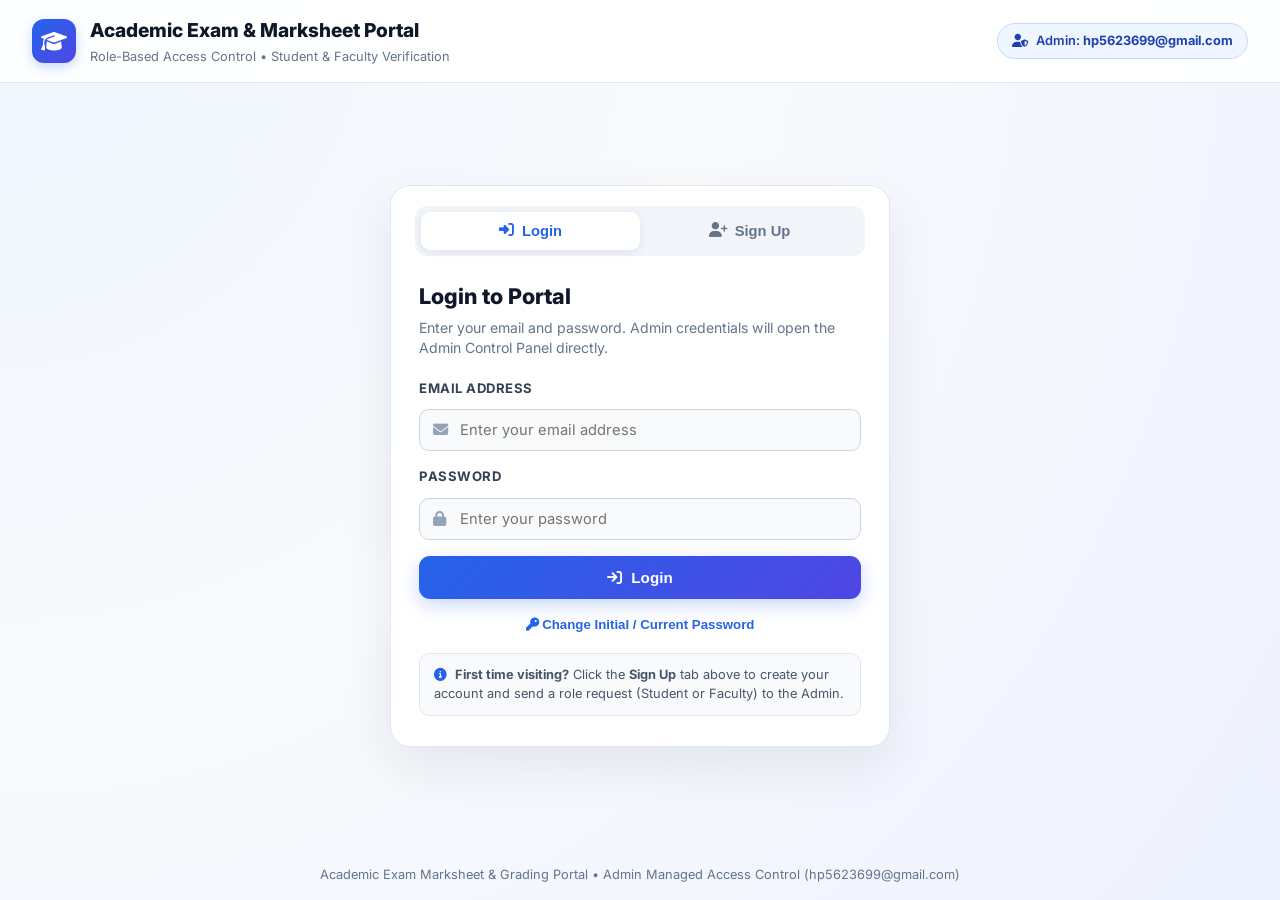
<file: static/login.html>
<!DOCTYPE html>
<html lang="en">

<head>
    <meta charset="UTF-8">
    <meta name="viewport" content="width=device-width, initial-scale=1.0">
    <title>Login & Sign Up — Academic Exam & Marksheet Portal</title>
    <!-- Google Fonts -->
    <link rel="preconnect" href="https://fonts.googleapis.com">
    <link rel="preconnect" href="https://fonts.gstatic.com" crossorigin>
    <link
        href="https://fonts.googleapis.com/css2?family=Inter:wght@400;500;600;700;800&family=JetBrains+Mono:wght@400;500;700&display=swap"
        rel="stylesheet">
    <!-- Font Awesome Icons -->
    <link rel="stylesheet" href="https://cdnjs.cloudflare.com/ajax/libs/font-awesome/6.4.0/css/all.min.css">
    <link rel="stylesheet" href="css/style.css?v=4.3">
    <style>
        body {
            min-height: 100vh;
            background: radial-gradient(circle at top left, #eff6ff 0%, #f8fafc 45%, #eef2ff 100%);
            display: flex;
            flex-direction: column;
            justify-content: space-between;
            margin: 0;
            font-family: 'Inter', sans-serif;
            color: #0f172a;
        }

        .auth-header {
            background: rgba(255, 255, 255, 0.92);
            backdrop-filter: blur(12px);
            border-bottom: 1px solid #e2e8f0;
            padding: 16px 32px;
            display: flex;
            align-items: center;
            justify-content: space-between;
            flex-wrap: wrap;
            gap: 12px;
        }

        .auth-brand {
            display: flex;
            align-items: center;
            gap: 14px;
        }

        .auth-brand-icon {
            width: 44px;
            height: 44px;
            border-radius: 12px;
            background: linear-gradient(135deg, #2563eb, #4f46e5);
            color: #fff;
            display: flex;
            align-items: center;
            justify-content: center;
            font-size: 1.3rem;
            box-shadow: 0 4px 12px rgba(37, 99, 235, 0.25);
        }

        .auth-brand h1 {
            font-size: 1.2rem;
            font-weight: 800;
            margin: 0;
            color: #0f172a;
        }

        .auth-brand p {
            font-size: 0.8rem;
            color: #64748b;
            margin: 2px 0 0 0;
        }

        .admin-badge-pill {
            display: inline-flex;
            align-items: center;
            gap: 8px;
            padding: 7px 14px;
            background: #eff6ff;
            border: 1px solid #bfdbfe;
            border-radius: 999px;
            font-size: 0.8rem;
            font-weight: 600;
            color: #1e40af;
        }

        .auth-wrapper {
            flex: 1;
            display: flex;
            align-items: center;
            justify-content: center;
            padding: 32px 16px;
        }

        .auth-card {
            width: 100%;
            max-width: 500px;
            background: #ffffff;
            border-radius: 20px;
            border: 1px solid #e2e8f0;
            box-shadow: 0 20px 50px rgba(15, 23, 42, 0.08);
            overflow: hidden;
        }

        .auth-tabs {
            display: grid;
            grid-template-columns: 1fr 1fr;
            background: #f1f5f9;
            padding: 6px;
            margin: 20px 24px 0 24px;
            border-radius: 12px;
        }

        .auth-tab-btn {
            border: none;
            background: transparent;
            padding: 11px 14px;
            font-size: 0.92rem;
            font-weight: 700;
            color: #64748b;
            border-radius: 9px;
            cursor: pointer;
            transition: all 0.2s ease;
            display: flex;
            align-items: center;
            justify-content: center;
            gap: 8px;
        }

        .auth-tab-btn.active {
            background: #ffffff;
            color: #2563eb;
            box-shadow: 0 2px 8px rgba(15, 23, 42, 0.08);
        }

        .auth-body {
            padding: 24px 28px 30px 28px;
        }

        .auth-title {
            margin: 0 0 6px 0;
            font-size: 1.35rem;
            font-weight: 800;
            color: #0f172a;
        }

        .auth-subtitle {
            margin: 0 0 20px 0;
            font-size: 0.88rem;
            color: #64748b;
            line-height: 1.45;
        }

        .form-group {
            margin-bottom: 16px;
        }

        .form-group label {
            display: block;
            font-size: 0.82rem;
            font-weight: 700;
            color: #334155;
            margin-bottom: 6px;
        }

        .input-with-icon {
            position: relative;
        }

        .input-with-icon i {
            position: absolute;
            left: 14px;
            top: 50%;
            transform: translateY(-50%);
            color: #94a3b8;
            font-size: 0.95rem;
        }

        .form-control {
            width: 100%;
            box-sizing: border-box;
            padding: 11px 14px 11px 40px;
            border: 1.5px solid #cbd5e1;
            border-radius: 10px;
            font-size: 0.92rem;
            font-family: inherit;
            color: #0f172a;
            background: #f8fafc;
            transition: all 0.2s;
        }

        .form-control:focus {
            outline: none;
            border-color: #2563eb;
            background: #ffffff;
            box-shadow: 0 0 0 3px rgba(37, 99, 235, 0.12);
        }

        .form-row-2 {
            display: grid;
            grid-template-columns: 1fr 1fr;
            gap: 12px;
        }

        /* Role Selector Cards */
        .role-selector-grid {
            display: grid;
            grid-template-columns: 1fr 1fr;
            gap: 12px;
            margin-bottom: 16px;
        }

        .role-option-card {
            border: 2px solid #e2e8f0;
            border-radius: 12px;
            padding: 16px 12px;
            cursor: pointer;
            background: #f8fafc;
            transition: all 0.2s ease;
            text-align: center;
        }

        .role-option-card:hover {
            border-color: #93c5fd;
            background: #f0f9ff;
        }

        .role-option-card.selected {
            border-color: #2563eb;
            background: #eff6ff;
            box-shadow: 0 4px 12px rgba(37, 99, 235, 0.12);
        }

        .role-option-card i {
            font-size: 1.55rem;
            color: #2563eb;
            margin-bottom: 8px;
            display: block;
        }

        .role-option-card strong {
            display: block;
            font-size: 0.95rem;
            color: #0f172a;
            margin-bottom: 4px;
        }

        .role-option-card span {
            font-size: 0.76rem;
            color: #64748b;
            line-height: 1.35;
            display: block;
        }

        .btn-auth-submit {
            width: 100%;
            padding: 13px 18px;
            border: none;
            border-radius: 11px;
            background: linear-gradient(135deg, #2563eb, #4f46e5);
            color: #ffffff;
            font-size: 0.95rem;
            font-weight: 700;
            cursor: pointer;
            display: flex;
            align-items: center;
            justify-content: center;
            gap: 9px;
            box-shadow: 0 6px 18px rgba(37, 99, 235, 0.25);
            transition: all 0.2s;
            margin-top: 8px;
        }

        .btn-auth-submit:hover {
            transform: translateY(-1px);
            box-shadow: 0 8px 22px rgba(37, 99, 235, 0.33);
        }

        .btn-auth-submit:disabled {
            opacity: 0.65;
            cursor: not-allowed;
            transform: none;
        }

        .auth-alert {
            padding: 12px 14px;
            border-radius: 10px;
            font-size: 0.85rem;
            margin-bottom: 16px;
            display: none;
            align-items: flex-start;
            gap: 10px;
            line-height: 1.45;
        }

        .auth-alert.error {
            display: flex;
            background: #fef2f2;
            border: 1px solid #fecaca;
            color: #b91c1c;
        }

        .auth-alert.success {
            display: flex;
            background: #f0fdf4;
            border: 1px solid #bbf7d0;
            color: #15803d;
        }

        .auth-alert.warning {
            display: flex;
            background: #fffbeb;
            border: 1px solid #fde68a;
            color: #b45309;
        }

        .step-badge {
            display: inline-flex;
            align-items: center;
            gap: 6px;
            background: #dbeafe;
            color: #1d4ed8;
            font-size: 0.75rem;
            font-weight: 800;
            padding: 4px 10px;
            border-radius: 999px;
            margin-bottom: 10px;
            text-transform: uppercase;
        }

        .pending-status-box {
            text-align: center;
            padding: 10px 4px;
        }

        .pending-icon-circle {
            width: 64px;
            height: 64px;
            border-radius: 50%;
            background: #dcfce7;
            color: #16a34a;
            display: flex;
            align-items: center;
            justify-content: center;
            font-size: 1.75rem;
            margin: 0 auto 14px auto;
            border: 2px solid #bbf7d0;
        }

        .pending-details-card {
            background: #f8fafc;
            border: 1px solid #e2e8f0;
            border-radius: 12px;
            padding: 14px 16px;
            text-align: left;
            margin: 16px 0;
            font-size: 0.85rem;
        }

        .pending-details-row {
            display: flex;
            justify-content: space-between;
            padding: 6px 0;
            border-bottom: 1px dashed #e2e8f0;
        }

        .pending-details-row:last-child {
            border-bottom: none;
        }

        .admin-info-note {
            margin-top: 18px;
            padding: 12px 14px;
            background: #f8fafc;
            border: 1px solid #e2e8f0;
            border-radius: 10px;
            font-size: 0.8rem;
            color: #475569;
            line-height: 1.45;
        }

        .auth-footer {
            text-align: center;
            padding: 16px;
            font-size: 0.8rem;
            color: #64748b;
        }
    </style>
</head>

<body>

    <!-- Top Header -->
    <header class="auth-header">
        <div class="auth-brand">
            <div class="auth-brand-icon">
                <i class="fa-solid fa-graduation-cap"></i>
            </div>
            <div>
                <h1>Academic Exam & Marksheet Portal</h1>
                <p>Role-Based Access Control • Student & Faculty Verification</p>
            </div>
        </div>
        <div class="admin-badge-pill">
            <i class="fa-solid fa-user-shield"></i>
            <span>Admin: <strong>hp5623699@gmail.com</strong></span>
        </div>
    </header>

    <!-- Main Auth Container -->
    <main class="auth-wrapper">
        <div class="auth-card">

            <!-- Two Main Options: Login or Sign Up -->
            <div class="auth-tabs" id="authTabsBar">
                <button type="button" class="auth-tab-btn active" id="tabBtnLogin">
                    <i class="fa-solid fa-right-to-bracket"></i> Login
                </button>
                <button type="button" class="auth-tab-btn" id="tabBtnSignUp">
                    <i class="fa-solid fa-user-plus"></i> Sign Up
                </button>
            </div>

            <div class="auth-body">
                <!-- Alert Banner -->
                <div id="authAlertBox" class="auth-alert">
                    <i class="fa-solid fa-circle-info" id="authAlertIcon" style="margin-top: 2px;"></i>
                    <div id="authAlertText"></div>
                </div>

                <!-- ========================================================= -->
                <!-- 1. LOGIN VIEW (Admin & Approved Users) -->
                <!-- ========================================================= -->
                <div id="viewLogin">
                    <h2 class="auth-title">Login to Portal</h2>
                    <p class="auth-subtitle">Enter your email and password. Admin credentials will open the Admin Control Panel directly.</p>

                    <form id="formLogin">
                        <div class="form-group">
                            <label for="loginEmail">Email Address</label>
                            <div class="input-with-icon">
                                <i class="fa-solid fa-envelope"></i>
                                <input type="email" id="loginEmail" class="form-control"
                                    placeholder="Enter your email address" required>
                            </div>
                        </div>

                        <div class="form-group">
                            <label for="loginPassword">Password</label>
                            <div class="input-with-icon">
                                <i class="fa-solid fa-lock"></i>
                                <input type="password" id="loginPassword" class="form-control"
                                    placeholder="Enter your password" required>
                            </div>
                        </div>

                        <button type="submit" class="btn-auth-submit" id="btnLoginSubmit">
                            <i class="fa-solid fa-arrow-right-to-bracket"></i> Login
                        </button>
                    </form>

                    <div style="text-align: center; margin-top: 12px;">
                        <button type="button" id="btnOpenChangePasswordView"
                            style="background: transparent; border: none; color: #2563eb; font-size: 0.83rem; font-weight: 700; cursor: pointer;">
                            <i class="fa-solid fa-key"></i> Change Initial / Current Password
                        </button>
                    </div>

                    <div class="admin-info-note">
                        <i class="fa-solid fa-circle-info" style="color: #2563eb; margin-right: 4px;"></i>
                        <strong>First time visiting?</strong> Click the <strong>Sign Up</strong> tab above to create your account and send a role request (Student or Faculty) to the Admin.
                    </div>
                </div>

                <!-- ========================================================= -->
                <!-- 2. SIGN UP VIEW (STEP 1: Email & New Password) -->
                <!-- ========================================================= -->
                <div id="viewSignUp" style="display: none;">
                    <span class="step-badge"><i class="fa-solid fa-user-plus"></i> Step 1 of 2 • Account Sign Up</span>
                    <h2 class="auth-title">Create New Account</h2>
                    <p class="auth-subtitle">Sign up with your name, email, and a new password. On the next screen, you will request your Student or Faculty role from the Admin.</p>

                    <form id="formSignUp">
                        <div class="form-group">
                            <label for="signupFullName">Full Name *</label>
                            <div class="input-with-icon">
                                <i class="fa-solid fa-user"></i>
                                <input type="text" id="signupFullName" class="form-control"
                                    placeholder="Enter your full name" required>
                            </div>
                        </div>

                        <div class="form-group">
                            <label for="signupEmail">Email Address *</label>
                            <div class="input-with-icon">
                                <i class="fa-solid fa-envelope"></i>
                                <input type="email" id="signupEmail" class="form-control"
                                    placeholder="yourname@gmail.com" required>
                            </div>
                        </div>

                        <div class="form-group">
                            <label for="signupPassword">Set New Password *</label>
                            <div class="input-with-icon">
                                <i class="fa-solid fa-key"></i>
                                <input type="password" id="signupPassword" class="form-control"
                                    placeholder="Create a password (min 4 characters)" minlength="4" required>
                            </div>
                        </div>

                        <button type="submit" class="btn-auth-submit" id="btnSignUpSubmit">
                            <i class="fa-solid fa-arrow-right"></i> Sign Up & Continue to Role Request
                        </button>
                    </form>
                </div>

                <!-- ========================================================= -->
                <!-- 3. STEP 2 AFTER SIGNUP: SELECT ROLE & SEND REQUEST TO ADMIN -->
                <!-- ========================================================= -->
                <div id="viewRoleRequest" style="display: none;">
                    <span class="step-badge"><i class="fa-solid fa-paper-plane"></i> Step 2 of 2 • Role Request</span>
                    <h2 class="auth-title">Send Role Request to Admin</h2>
                    <p class="auth-subtitle">
                        Hello <strong id="lblSignedUpName">User</strong> (<span id="lblSignedUpEmail"></span>)! Choose your role below to send an email notification & join request to the Admin (<strong>hp5623699@gmail.com</strong>).
                    </p>

                    <form id="formRoleRequest">
                        <div class="form-group">
                            <label>Select Role to Request *</label>
                            <div class="role-selector-grid">
                                <div class="role-option-card selected" data-role="student" id="cardRoleStudent">
                                    <i class="fa-solid fa-user-graduate"></i>
                                    <strong>Student Role</strong>
                                    <span>Upload marksheets & submit to class roster</span>
                                </div>
                                <div class="role-option-card" data-role="faculty" id="cardRoleFaculty">
                                    <i class="fa-solid fa-chalkboard-user"></i>
                                    <strong>Faculty Role</strong>
                                    <span>Manage classes, verify marksheets & export grades</span>
                                </div>
                            </div>
                            <input type="hidden" id="reqSelectedRole" value="student">
                        </div>

                        <div class="form-row-2">
                            <div class="form-group">
                                <label for="reqDepartment">Department / Branch</label>
                                <div class="input-with-icon">
                                    <i class="fa-solid fa-building-columns"></i>
                                    <input type="text" id="reqDepartment" class="form-control"
                                        placeholder="e.g., IT / COMP">
                                </div>
                            </div>
                            <div class="form-group">
                                <label for="reqRollOrId" id="lblReqRollOrId">Roll No / PRN</label>
                                <div class="input-with-icon">
                                    <i class="fa-solid fa-id-card"></i>
                                    <input type="text" id="reqRollOrId" class="form-control"
                                        placeholder="e.g., Roll 44">
                                </div>
                            </div>
                        </div>

                        <button type="submit" class="btn-auth-submit" id="btnSendRoleRequest">
                            <i class="fa-solid fa-paper-plane"></i> Send Join Request to Admin
                        </button>
                    </form>
                </div>

                <!-- ========================================================= -->
                <!-- 4. REQUEST SENT / AWAITING ADMIN APPROVAL SCREEN -->
                <!-- ========================================================= -->
                <div id="viewPendingApproval" style="display: none;">
                    <div class="pending-status-box">
                        <div class="pending-icon-circle">
                            <i class="fa-solid fa-envelope-circle-check"></i>
                        </div>
                        <h2 class="auth-title">Join Request Sent to Admin!</h2>
                        <p class="auth-subtitle" id="pendingStatusSubtitle">
                            Your join request has been sent to the Admin (<strong>hp5623699@gmail.com</strong>). Once the Admin verifies and accepts your request on the Admin Page, a confirmation email will be sent to your inbox!
                        </p>

                        <div class="pending-details-card">
                            <div class="pending-details-row">
                                <span style="color: #64748b;">Requestor Name:</span>
                                <strong id="pendUserName">--</strong>
                            </div>
                            <div class="pending-details-row">
                                <span style="color: #64748b;">Requestor Email:</span>
                                <strong id="pendUserEmail">--</strong>
                            </div>
                            <div class="pending-details-row">
                                <span style="color: #64748b;">Requested Role:</span>
                                <strong id="pendUserRole" style="color: #2563eb; text-transform: uppercase;">--</strong>
                            </div>
                            <div class="pending-details-row">
                                <span style="color: #64748b;">Admin Email:</span>
                                <strong>hp5623699@gmail.com</strong>
                            </div>
                            <div class="pending-details-row">
                                <span style="color: #64748b;">Email Notification:</span>
                                <span id="pendEmailSentStatus" style="font-weight: 700; color: #16a34a;">Sent to Admin</span>
                            </div>
                            <div class="pending-details-row">
                                <span style="color: #64748b;">Status:</span>
                                <span style="background: #fef3c7; color: #b45309; padding: 2px 8px; border-radius: 6px; font-weight: 700; font-size: 0.78rem;">
                                    WAITING FOR ADMIN APPROVAL
                                </span>
                            </div>
                        </div>

                        <button type="button" class="btn-auth-submit" id="btnCheckApprovalNow" style="margin-bottom: 10px;">
                            <i class="fa-solid fa-rotate"></i> Check If Admin Approved My Request
                        </button>

                        <button type="button" id="btnBackToLogin"
                            style="background: transparent; border: none; color: #64748b; font-size: 0.85rem; font-weight: 600; cursor: pointer; padding: 6px;">
                            <i class="fa-solid fa-arrow-left"></i> Back to Login
                        </button>
                    </div>
                </div>

                <!-- ========================================================= -->
                <!-- 5. CHANGE INITIAL / PERSONAL PASSWORD VIEW -->
                <!-- ========================================================= -->
                <div id="viewChangePassword" style="display: none;">
                    <span class="step-badge" style="background: #fef3c7; color: #b45309;">
                        <i class="fa-solid fa-shield-halved"></i> Security Update • Set Personal Password
                    </span>
                    <h2 class="auth-title" id="changePwTitle">Set Your New Password</h2>
                    <p class="auth-subtitle" id="changePwSubtitle">
                        Your account was created with an initial temporary password. Please set your new personal password to continue.
                    </p>

                    <form id="formChangePassword">
                        <div class="form-group">
                            <label for="cpEmail">Your Email Address *</label>
                            <div class="input-with-icon">
                                <i class="fa-solid fa-envelope"></i>
                                <input type="email" id="cpEmail" class="form-control" placeholder="Enter your email" required>
                            </div>
                        </div>

                        <div class="form-group">
                            <label for="cpCurrentPassword">Initial / Current Password *</label>
                            <div class="input-with-icon">
                                <i class="fa-solid fa-unlock-keyhole"></i>
                                <input type="password" id="cpCurrentPassword" class="form-control" placeholder="Enter your initial password" required>
                            </div>
                        </div>

                        <div class="form-group">
                            <label for="cpNewPassword">Set New Personal Password *</label>
                            <div class="input-with-icon">
                                <i class="fa-solid fa-key"></i>
                                <input type="password" id="cpNewPassword" class="form-control" placeholder="Enter new password (min 4 chars)" minlength="4" required>
                            </div>
                        </div>

                        <div class="form-group">
                            <label for="cpConfirmPassword">Confirm New Password *</label>
                            <div class="input-with-icon">
                                <i class="fa-solid fa-check-double"></i>
                                <input type="password" id="cpConfirmPassword" class="form-control" placeholder="Confirm new password" minlength="4" required>
                            </div>
                        </div>

                        <button type="submit" class="btn-auth-submit" id="btnSaveNewPassword">
                            <i class="fa-solid fa-floppy-disk"></i> Update Password & Enter Portal
                        </button>

                        <div style="text-align: center; margin-top: 12px;">
                            <button type="button" id="btnCancelChangePw"
                                style="background: transparent; border: none; color: #64748b; font-size: 0.85rem; font-weight: 600; cursor: pointer;">
                                <i class="fa-solid fa-arrow-left"></i> Back to Login
                            </button>
                        </div>
                    </form>
                </div>

            </div>
        </div>
    </main>

    <footer class="auth-footer">
        Academic Exam Marksheet & Grading Portal • Admin Managed Access Control (hp5623699@gmail.com)
    </footer>

    <script>
        const AUTH_STORAGE_KEY = 'portal_auth_session_v1';
        const ADMIN_EMAIL = 'hp5623699@gmail.com';

        const tabBtnLogin = document.getElementById('tabBtnLogin');
        const tabBtnSignUp = document.getElementById('tabBtnSignUp');
        const authTabsBar = document.getElementById('authTabsBar');

        const viewLogin = document.getElementById('viewLogin');
        const viewSignUp = document.getElementById('viewSignUp');
        const viewRoleRequest = document.getElementById('viewRoleRequest');
        const viewPendingApproval = document.getElementById('viewPendingApproval');
        const viewChangePassword = document.getElementById('viewChangePassword');

        const authAlertBox = document.getElementById('authAlertBox');
        const authAlertText = document.getElementById('authAlertText');
        const authAlertIcon = document.getElementById('authAlertIcon');

        const cardRoleStudent = document.getElementById('cardRoleStudent');
        const cardRoleFaculty = document.getElementById('cardRoleFaculty');
        const reqSelectedRole = document.getElementById('reqSelectedRole');
        const lblReqRollOrId = document.getElementById('lblReqRollOrId');
        const reqRollOrId = document.getElementById('reqRollOrId');

        let activeSignupUser = null;

        function showAlert(type, message) {
            authAlertBox.className = 'auth-alert ' + type;
            authAlertText.innerHTML = message;
            if (type === 'error') authAlertIcon.className = 'fa-solid fa-circle-exclamation';
            else if (type === 'success') authAlertIcon.className = 'fa-solid fa-circle-check';
            else authAlertIcon.className = 'fa-solid fa-triangle-exclamation';
        }

        function hideAlert() {
            authAlertBox.className = 'auth-alert';
            authAlertText.innerHTML = '';
        }

        function switchTab(mode) {
            hideAlert();
            authTabsBar.style.display = 'grid';
            viewRoleRequest.style.display = 'none';
            viewPendingApproval.style.display = 'none';
            if (viewChangePassword) viewChangePassword.style.display = 'none';
            if (mode === 'login') {
                tabBtnLogin.classList.add('active');
                tabBtnSignUp.classList.remove('active');
                viewLogin.style.display = 'block';
                viewSignUp.style.display = 'none';
            } else {
                tabBtnSignUp.classList.add('active');
                tabBtnLogin.classList.remove('active');
                viewSignUp.style.display = 'block';
                viewLogin.style.display = 'none';
            }
        }

        tabBtnLogin.addEventListener('click', () => switchTab('login'));
        tabBtnSignUp.addEventListener('click', () => switchTab('signup'));

        function showChangePasswordScreen(emailPrefill = '', currentPwPrefill = '', isFirstLogin = false) {
            hideAlert();
            authTabsBar.style.display = 'none';
            viewLogin.style.display = 'none';
            viewSignUp.style.display = 'none';
            viewRoleRequest.style.display = 'none';
            viewPendingApproval.style.display = 'none';
            viewChangePassword.style.display = 'block';

            document.getElementById('cpEmail').value = emailPrefill || document.getElementById('loginEmail').value.trim();
            document.getElementById('cpCurrentPassword').value = currentPwPrefill || '';
            document.getElementById('cpNewPassword').value = '';
            document.getElementById('cpConfirmPassword').value = '';

            if (isFirstLogin) {
                showAlert('warning', 'Welcome! Since you logged in with the initial password set by the Admin, please set your own personal password below.');
            }
        }

        document.getElementById('btnOpenChangePasswordView').addEventListener('click', () => {
            showChangePasswordScreen(document.getElementById('loginEmail').value.trim(), '', false);
        });

        document.getElementById('btnCancelChangePw').addEventListener('click', () => {
            switchTab('login');
        });

        document.getElementById('formChangePassword').addEventListener('submit', async (e) => {
            e.preventDefault();
            hideAlert();

            const email = document.getElementById('cpEmail').value.trim();
            const current_password = document.getElementById('cpCurrentPassword').value;
            const new_password = document.getElementById('cpNewPassword').value;
            const confirm_password = document.getElementById('cpConfirmPassword').value;

            if (new_password !== confirm_password) {
                showAlert('error', 'New password and Confirm password do not match.');
                return;
            }

            const btn = document.getElementById('btnSaveNewPassword');
            btn.disabled = true;
            btn.innerHTML = '<i class="fa-solid fa-spinner fa-spin"></i> Updating Password...';

            try {
                const res = await fetch('/api/auth/change-password', {
                    method: 'POST',
                    headers: { 'Content-Type': 'application/json' },
                    body: JSON.stringify({ email, current_password, new_password })
                });
                const data = await res.json();

                if (!res.ok) {
                    showAlert('error', data.detail || 'Could not update password.');
                } else {
                    showAlert('success', 'Password updated successfully! Entering your portal...');
                    setTimeout(() => {
                        redirectByUserRole(data.user, data.token);
                    }, 500);
                }
            } catch (err) {
                showAlert('error', 'Network error while updating password.');
            } finally {
                btn.disabled = false;
                btn.innerHTML = '<i class="fa-solid fa-floppy-disk"></i> Update Password & Enter Portal';
            }
        });

        // Role card selection
        function selectRoleCard(role) {
            reqSelectedRole.value = role;
            if (role === 'student') {
                cardRoleStudent.classList.add('selected');
                cardRoleFaculty.classList.remove('selected');
                lblReqRollOrId.innerText = 'Roll No / PRN';
                reqRollOrId.placeholder = 'e.g., Roll 44';
            } else {
                cardRoleFaculty.classList.add('selected');
                cardRoleStudent.classList.remove('selected');
                lblReqRollOrId.innerText = 'Faculty ID / Designation';
                reqRollOrId.placeholder = 'e.g., Prof. / FAC-102';
            }
        }

        cardRoleStudent.addEventListener('click', () => selectRoleCard('student'));
        cardRoleFaculty.addEventListener('click', () => selectRoleCard('faculty'));

        // Redirect helper based on approved user role
        function redirectByUserRole(user, token) {
            const sessionData = {
                user: user,
                token: token || '',
                logged_in_at: new Date().toISOString()
            };
            localStorage.setItem(AUTH_STORAGE_KEY, JSON.stringify(sessionData));

            const role = (user.role || 'student').toLowerCase();
            if (role === 'admin' || (user.email && user.email.toLowerCase() === ADMIN_EMAIL)) {
                window.location.href = '/admin';
            } else if (role === 'faculty') {
                window.location.href = '/?view=faculty';
            } else {
                window.location.href = '/?view=student';
            }
        }

        // Open Step 2: Role Request View after Sign Up
        function showRoleRequestStep(user) {
            activeSignupUser = user;
            hideAlert();
            authTabsBar.style.display = 'none';
            viewLogin.style.display = 'none';
            viewSignUp.style.display = 'none';
            viewPendingApproval.style.display = 'none';
            if (viewChangePassword) viewChangePassword.style.display = 'none';
            viewRoleRequest.style.display = 'block';

            document.getElementById('lblSignedUpName').innerText = user.name || 'User';
            document.getElementById('lblSignedUpEmail').innerText = user.email || '';
        }

        // Open Step 3: Pending Admin Approval View
        function showPendingScreen(user, emailSent) {
            activeSignupUser = user;
            hideAlert();
            authTabsBar.style.display = 'none';
            viewLogin.style.display = 'none';
            viewSignUp.style.display = 'none';
            viewRoleRequest.style.display = 'none';
            if (viewChangePassword) viewChangePassword.style.display = 'none';
            viewPendingApproval.style.display = 'block';

            document.getElementById('pendUserName').innerText = user.name || 'Applicant';
            document.getElementById('pendUserEmail').innerText = user.email || '';
            document.getElementById('pendUserRole').innerText = (user.requested_role || user.role || 'student').toUpperCase();

            const emailBadge = document.getElementById('pendEmailSentStatus');
            if (emailSent) {
                emailBadge.innerText = 'SMTP Notification Sent to Admin';
                emailBadge.style.color = '#16a34a';
            } else {
                emailBadge.innerText = 'Logged in Admin Queue (Dashboard)';
                emailBadge.style.color = '#2563eb';
            }
        }

        document.getElementById('btnBackToLogin').addEventListener('click', () => {
            switchTab('login');
        });

        // 1. Handle Login Form
        document.getElementById('formLogin').addEventListener('submit', async (e) => {
            e.preventDefault();
            hideAlert();

            const email = document.getElementById('loginEmail').value.trim();
            const password = document.getElementById('loginPassword').value;
            const btn = document.getElementById('btnLoginSubmit');

            btn.disabled = true;
            btn.innerHTML = '<i class="fa-solid fa-spinner fa-spin"></i> Logging in...';

            try {
                const res = await fetch('/api/auth/login', {
                    method: 'POST',
                    headers: { 'Content-Type': 'application/json' },
                    body: JSON.stringify({ email, password })
                });
                const data = await res.json();

                if (!res.ok) {
                    showAlert('error', data.detail || 'Login failed. Please check your email and password.');
                } else if (data.status === 'unrequested') {
                    showRoleRequestStep(data.user);
                } else if (data.status === 'pending') {
                    showPendingScreen(data.user, true);
                } else if (data.status === 'rejected') {
                    showRoleRequestStep(data.user);
                    showAlert('warning', data.message || 'Your previous request was declined. You can submit a new role request below.');
                } else if (data.status === 'approved') {
                    if (data.must_change_password) {
                        // Prompt directly-added user to replace initial password
                        showChangePasswordScreen(email, password, true);
                    } else {
                        showAlert('success', data.message || 'Login successful! Redirecting...');
                        setTimeout(() => {
                            redirectByUserRole(data.user, data.token);
                        }, 300);
                    }
                }
            } catch (err) {
                showAlert('error', 'Network error while connecting to server. Please try again.');
            } finally {
                btn.disabled = false;
                btn.innerHTML = '<i class="fa-solid fa-arrow-right-to-bracket"></i> Login';
            }
        });

        // 2. Handle Sign Up Form (Step 1: Email & New Password)
        document.getElementById('formSignUp').addEventListener('submit', async (e) => {
            e.preventDefault();
            hideAlert();

            const name = document.getElementById('signupFullName').value.trim();
            const email = document.getElementById('signupEmail').value.trim();
            const password = document.getElementById('signupPassword').value;
            const btn = document.getElementById('btnSignUpSubmit');

            btn.disabled = true;
            btn.innerHTML = '<i class="fa-solid fa-spinner fa-spin"></i> Creating Account...';

            try {
                const res = await fetch('/api/auth/signup', {
                    method: 'POST',
                    headers: { 'Content-Type': 'application/json' },
                    body: JSON.stringify({ name, email, password })
                });
                const data = await res.json();

                if (!res.ok) {
                    showAlert('error', data.detail || 'Sign up failed.');
                } else if (data.status === 'approved') {
                    // Admin email signed up -> go directly to Admin page
                    showAlert('success', 'Admin account verified! Redirecting to Admin Control Panel...');
                    setTimeout(() => {
                        redirectByUserRole(data.user, data.token);
                    }, 400);
                } else {
                    // Proceed to Step 2: Select Role & Send Join Request to Admin
                    showRoleRequestStep(data.user);
                }
            } catch (err) {
                showAlert('error', 'Failed to sign up. Please check your connection.');
            } finally {
                btn.disabled = false;
                btn.innerHTML = '<i class="fa-solid fa-arrow-right"></i> Sign Up & Continue to Role Request';
            }
        });

        // 3. Handle Step 2: Send Role Request to Admin
        document.getElementById('formRoleRequest').addEventListener('submit', async (e) => {
            e.preventDefault();
            hideAlert();

            if (!activeSignupUser || !activeSignupUser.email) {
                switchTab('signup');
                return;
            }

            const requested_role = document.getElementById('reqSelectedRole').value;
            const department = document.getElementById('reqDepartment').value.trim();
            const roll_or_id = document.getElementById('reqRollOrId').value.trim();
            const btn = document.getElementById('btnSendRoleRequest');

            btn.disabled = true;
            btn.innerHTML = '<i class="fa-solid fa-spinner fa-spin"></i> Sending Email & Request to Admin...';

            try {
                const res = await fetch('/api/auth/register', {
                    method: 'POST',
                    headers: { 'Content-Type': 'application/json' },
                    body: JSON.stringify({
                        name: activeSignupUser.name,
                        email: activeSignupUser.email,
                        requested_role,
                        department,
                        roll_or_id
                    })
                });
                const data = await res.json();

                if (!res.ok) {
                    showAlert('error', data.detail || 'Could not submit role request.');
                } else {
                    showPendingScreen(data.user, data.email_notification_sent);
                }
            } catch (err) {
                showAlert('error', 'Failed to send role request to Admin.');
            } finally {
                btn.disabled = false;
                btn.innerHTML = '<i class="fa-solid fa-paper-plane"></i> Send Join Request to Admin';
            }
        });

        // 4. Check Live Approval Status Button
        document.getElementById('btnCheckApprovalNow').addEventListener('click', async () => {
            if (!activeSignupUser || !activeSignupUser.email) return;
            const btn = document.getElementById('btnCheckApprovalNow');
            btn.disabled = true;
            btn.innerHTML = '<i class="fa-solid fa-spinner fa-spin"></i> Checking Approval Status...';

            try {
                const res = await fetch(`/api/auth/status?email=${encodeURIComponent(activeSignupUser.email)}`);
                const data = await res.json();

                if (data.status === 'approved' && data.user) {
                    showAlert('success', `Approved! Admin (${ADMIN_EMAIL}) granted you ${data.user.role.toUpperCase()} access! Redirecting...`);
                    setTimeout(() => {
                        redirectByUserRole(data.user, data.token);
                    }, 600);
                } else if (data.status === 'rejected') {
                    showAlert('error', `Your request was declined by Admin (${ADMIN_EMAIL}).`);
                } else {
                    showAlert('warning', `Still waiting for Admin (${ADMIN_EMAIL}) to accept your request on the Admin Page.`);
                }
            } catch (err) {
                showAlert('error', 'Could not check status right now.');
            } finally {
                btn.disabled = false;
                btn.innerHTML = '<i class="fa-solid fa-rotate"></i> Check If Admin Approved My Request';
            }
        });

        // On initial load, check if already logged in and valid
        (async function checkExistingSession() {
            const urlParams = new URLSearchParams(window.location.search);
            if (urlParams.get('logout') === '1') {
                localStorage.removeItem(AUTH_STORAGE_KEY);
                return;
            }
            const raw = localStorage.getItem(AUTH_STORAGE_KEY);
            if (!raw) {
                if (urlParams.get('change_pw') === '1') {
                    showChangePasswordScreen('', '', false);
                }
                return;
            }
            try {
                const session = JSON.parse(raw);
                if (urlParams.get('change_pw') === '1') {
                    showChangePasswordScreen(session?.user?.email || '', '', false);
                    return;
                }
                if (session && session.user && session.user.email) {
                    const res = await fetch(`/api/auth/status?email=${encodeURIComponent(session.user.email)}`);
                    const data = await res.json();
                    if (data.status === 'approved' && data.user) {
                        redirectByUserRole(data.user, data.token);
                    } else {
                        localStorage.removeItem(AUTH_STORAGE_KEY);
                    }
                }
            } catch (e) {
                localStorage.removeItem(AUTH_STORAGE_KEY);
            }
        })();
    </script>
</body>

</html>
</file>
<file: static/css/style.css>
/* ==========================================================================
   PHOTO & PDF TO EXCEL CONVERTER - CLEAN BRIGHT UI
   ========================================================================== */

:root {
    --bg-page: #F8FAFC;
    --bg-card: #FFFFFF;
    --bg-input: #F1F5F9;
    --border-color: #E2E8F0;
    --border-hover: #CBD5E1;

    --text-dark: #0F172A;
    --text-muted: #64748B;
    --text-light: #94A3B8;

    --primary: #4F46E5;
    /* Indigo */
    --primary-hover: #4338CA;
    --success: #10B981;
    /* Emerald Green */
    --success-hover: #059669;
    --info: #0284C7;
    /* Sky Blue */
    --info-hover: #0369A1;
    --danger: #EF4444;
    --crop-orange: #F97316;
    /* Crop box orange */

    --font-main: 'Inter', system-ui, -apple-system, sans-serif;
    --font-code: 'JetBrains Mono', monospace;

    --radius-card: 16px;
    --radius-btn: 10px;

    --shadow-soft: 0 4px 20px rgba(0, 0, 0, 0.05);
    --shadow-card: 0 2px 10px rgba(0, 0, 0, 0.04), 0 8px 30px rgba(0, 0, 0, 0.03);
}

* {
    margin: 0;
    padding: 0;
    box-sizing: border-box;
}

body {
    font-family: var(--font-main);
    background-color: var(--bg-page);
    color: var(--text-dark);
    line-height: 1.5;
    min-height: 100vh;
}

.app-layout {
    max-width: 1050px;
    margin: 0 auto;
    padding: 24px 20px;
    display: flex;
    flex-direction: column;
    gap: 20px;
}

/* Navbar Header */
.navbar {
    display: flex;
    justify-content: space-between;
    align-items: center;
    background: var(--bg-card);
    padding: 16px 24px;
    border-radius: var(--radius-card);
    box-shadow: var(--shadow-card);
    border: 1px solid var(--border-color);
}

.brand {
    display: flex;
    align-items: center;
    gap: 14px;
}

.brand-icon {
    width: 46px;
    height: 46px;
    background: linear-gradient(135deg, var(--primary), #06B6D4);
    color: #FFFFFF;
    border-radius: 12px;
    display: flex;
    align-items: center;
    justify-content: center;
    font-size: 1.4rem;
    box-shadow: 0 4px 12px rgba(79, 70, 229, 0.25);
}

.brand h2 {
    font-size: 1.25rem;
    font-weight: 700;
}

.brand p {
    font-size: 0.82rem;
    color: var(--text-muted);
}

/* Cards System */
.card {
    background: var(--bg-card);
    border-radius: var(--radius-card);
    padding: 24px;
    box-shadow: var(--shadow-card);
    border: 1px solid var(--border-color);
}

.main-upload-card {
    display: flex;
    flex-direction: column;
    gap: 16px;
}

/* Upload Card & Dropzone */
.dropzone {
    border: 2.5px dashed #CBD5E1;
    border-radius: 14px;
    padding: 40px 20px;
    text-align: center;
    background: #FAFAFA;
    transition: all 0.2s ease;
}

.dropzone:hover,
.dropzone.drag-over {
    border-color: var(--primary);
    background: rgba(79, 70, 229, 0.03);
}

.drop-icon {
    font-size: 3.2rem;
    color: var(--primary);
    margin-bottom: 12px;
}

.dropzone h3 {
    font-size: 1.2rem;
    margin-bottom: 6px;
}

.drop-subtitle {
    font-size: 0.88rem;
    color: var(--text-muted);
    margin-bottom: 20px;
}

/* Loaded File Header Bar */
.file-preview-bar {
    display: flex;
    justify-content: space-between;
    align-items: center;
    padding: 12px 18px;
    background: #F8FAFC;
    border-radius: 12px;
    border: 1px solid var(--border-color);
}

.file-info {
    display: flex;
    align-items: center;
    gap: 14px;
}

.file-icon-badge {
    width: 42px;
    height: 42px;
    background: #EEF2FF;
    color: #6366F1;
    border-radius: 10px;
    display: flex;
    align-items: center;
    justify-content: center;
    font-size: 1.3rem;
}

.file-info strong {
    display: block;
    font-size: 0.95rem;
    color: var(--text-dark);
}

.file-meta {
    font-size: 0.8rem;
    color: var(--text-muted);
}

/* Crop Control Strip Buttons */
.crop-control-strip {
    display: flex;
    align-items: center;
    gap: 12px;
    flex-wrap: wrap;
}

.btn-pill-outline {
    background: #FFFFFF;
    border: 1px solid #CBD5E1;
    color: #334155;
    padding: 8px 18px;
    border-radius: 8px;
    font-size: 0.88rem;
    font-weight: 600;
    display: inline-flex;
    align-items: center;
    gap: 8px;
    cursor: pointer;
    transition: all 0.2s ease;
}

.btn-pill-outline:hover {
    background: #F1F5F9;
    border-color: #94A3B8;
}

.btn-pill-outline.active {
    background: #FFFFFF;
    border-color: #94A3B8;
    box-shadow: 0 1px 4px rgba(0, 0, 0, 0.05);
}

/* Big Convert Action Button */
.action-bar-strip {
    margin-top: 4px;
}

.btn-accent {
    background: linear-gradient(135deg, #4F46E5, #0284C7);
    color: #FFFFFF;
}

.btn-accent:hover {
    opacity: 0.96;
    box-shadow: 0 6px 18px rgba(79, 70, 229, 0.35);
}

.btn-xl {
    padding: 14px 28px;
    font-size: 1.05rem;
    width: 100%;
    border-radius: 10px;
}

/* Buttons System */
.btn {
    display: inline-flex;
    align-items: center;
    justify-content: center;
    gap: 8px;
    padding: 10px 20px;
    border-radius: var(--radius-btn);
    font-family: var(--font-main);
    font-size: 0.9rem;
    font-weight: 600;
    cursor: pointer;
    border: 1px solid transparent;
    transition: all 0.2s ease;
    text-decoration: none;
}

.btn:disabled {
    opacity: 0.5;
    cursor: not-allowed;
}

.btn-primary {
    background: var(--primary);
    color: #FFFFFF;
}

.btn-primary:hover {
    background: var(--primary-hover);
    box-shadow: 0 4px 12px rgba(79, 70, 229, 0.3);
}

.btn-success {
    background: #10B981;
    color: #FFFFFF;
}

.btn-success:hover {
    background: #059669;
    box-shadow: 0 4px 14px rgba(16, 185, 129, 0.3);
}

.btn-info {
    background: #0284C7;
    color: #FFFFFF;
}

.btn-info:hover {
    background: #0369A1;
}

.btn-outline {
    background: var(--bg-card);
    border-color: var(--border-color);
    color: var(--text-dark);
}

.btn-outline:hover {
    background: var(--bg-input);
}

.btn-danger-outline {
    background: transparent;
    border-color: rgba(239, 68, 68, 0.3);
    color: var(--danger);
}

.btn-danger-outline:hover {
    background: var(--danger);
    color: #FFFFFF;
}

.btn-sm {
    padding: 6px 14px;
    font-size: 0.82rem;
}

.btn-lg {
    padding: 10px 20px;
    font-size: 0.92rem;
}

/* Page Crop Preview Card */
.preview-card {
    display: flex;
    flex-direction: column;
    gap: 16px;
}

.card-header-flex {
    display: flex;
    justify-content: space-between;
    align-items: flex-start;
}

.card-header-flex h3 {
    font-size: 1.15rem;
    font-weight: 700;
    color: var(--text-dark);
    margin-bottom: 2px;
}

.card-header-flex p {
    font-size: 0.85rem;
    color: var(--text-muted);
}

.badge-crop {
    background: #EEF2FF;
    color: #4338CA;
    font-size: 0.82rem;
    font-weight: 600;
    padding: 6px 14px;
    border-radius: 8px;
    display: inline-block;
    font-family: var(--font-code);
}

/* Scrollable Viewport Container with Scroll Indicators */
.crop-viewport-wrapper {
    position: relative;
    border: 1px solid var(--border-color);
    border-radius: 12px;
    overflow: hidden;
    background: #FAFAFA;
}

.crop-viewport {
    max-height: 480px;
    overflow-y: auto;
    overflow-x: hidden;
    position: relative;
}

/* Custom Scrollbar styling */
.crop-viewport::-webkit-scrollbar {
    width: 14px;
}

.crop-viewport::-webkit-scrollbar-track {
    background: #F1F5F9;
}

.crop-viewport::-webkit-scrollbar-thumb {
    background: #CBD5E1;
    border-radius: 7px;
    border: 3px solid #F1F5F9;
}

.scroll-arrow {
    position: absolute;
    right: 3px;
    width: 10px;
    height: 12px;
    color: #64748B;
    font-size: 0.7rem;
    display: flex;
    align-items: center;
    justify-content: center;
    pointer-events: none;
    z-index: 15;
}

.scroll-arrow.arrow-top {
    top: 4px;
}

.scroll-arrow.arrow-bottom {
    bottom: 4px;
}

/* Crop Stage & Image */
.crop-stage {
    position: relative;
    width: 100%;
    user-select: none;
}

#previewImage {
    width: 100%;
    display: block;
    pointer-events: none;
}

/* Interactive Orange Crop Box Overlay */
.crop-box {
    position: absolute;
    border: 2px solid var(--crop-orange);
    background: rgba(249, 115, 22, 0.07);
    box-sizing: border-box;
    cursor: move;
    z-index: 10;
}

.crop-handle {
    position: absolute;
    width: 10px;
    height: 10px;
    background: var(--crop-orange);
    border: 1px solid #FFFFFF;
    border-radius: 2px;
    z-index: 12;
}

.handle-nw {
    top: -5px;
    left: -5px;
    cursor: nwse-resize;
}

.handle-ne {
    top: -5px;
    right: -5px;
    cursor: nesw-resize;
}

.handle-sw {
    bottom: -5px;
    left: -5px;
    cursor: nesw-resize;
}

.handle-se {
    bottom: -5px;
    right: -5px;
    cursor: nwse-resize;
}

.handle-n {
    top: -5px;
    left: 50%;
    transform: translateX(-50%);
    cursor: ns-resize;
}

.handle-s {
    bottom: -5px;
    left: 50%;
    transform: translateX(-50%);
    cursor: ns-resize;
}

.handle-w {
    left: -5px;
    top: 50%;
    transform: translateY(-50%);
    cursor: ew-resize;
}

.handle-e {
    right: -5px;
    top: 50%;
    transform: translateY(-50%);
    cursor: ew-resize;
}

/* Result Card & Excel Grid */
.result-header {
    display: flex;
    justify-content: space-between;
    align-items: center;
    margin-bottom: 18px;
    flex-wrap: wrap;
    gap: 16px;
}

.result-header h3 {
    font-size: 1.15rem;
    font-weight: 700;
    color: var(--text-dark);
    display: flex;
    align-items: center;
    gap: 8px;
}

.result-header p {
    font-size: 0.85rem;
    color: var(--text-muted);
}

.download-group {
    display: flex;
    gap: 10px;
}

/* Section Tabs */
.section-tabs {
    display: flex;
    gap: 8px;
    margin-bottom: 14px;
    border-bottom: 2px solid var(--border-color);
    padding-bottom: 2px;
    overflow-x: auto;
}

.section-tab-item {
    padding: 8px 16px;
    font-size: 0.88rem;
    font-weight: 600;
    color: var(--text-muted);
    cursor: pointer;
    border-bottom: 3px solid transparent;
    transition: all 0.2s;
}

.section-tab-item.active {
    color: var(--primary);
    border-bottom-color: var(--primary);
}

/* Spreadsheet Table */
.table-scroll-container {
    overflow-x: auto;
    border: 1px solid var(--border-color);
    border-radius: 8px;
    max-height: 420px;
    margin-bottom: 16px;
}

.excel-table {
    width: 100%;
    border-collapse: collapse;
    font-size: 0.88rem;
    background: #FFFFFF;
}

.excel-table th {
    background: #F8FAFC;
    color: var(--primary);
    font-weight: 600;
    padding: 8px 12px;
    border: 1px solid var(--border-color);
    position: sticky;
    top: 0;
    z-index: 5;
}

.excel-table th input {
    width: 100%;
    border: 1px solid var(--border-color);
    border-radius: 4px;
    padding: 4px 8px;
    font-family: inherit;
    font-size: inherit;
    color: var(--primary);
    font-weight: 600;
    outline: none;
    background: #FFFFFF;
}

.excel-table th input:focus {
    border-color: var(--primary);
}

.excel-table td {
    padding: 6px 10px;
    border: 1px solid var(--border-color);
}

.excel-table td input {
    width: 100%;
    border: none;
    outline: none;
    font-family: inherit;
    font-size: inherit;
    background: transparent;
    color: var(--text-dark);
}

.excel-table td.is-number input {
    text-align: right;
    font-family: var(--font-code);
    color: #059669;
    font-weight: 700;
}

.grid-tools {
    display: flex;
    gap: 10px;
}

/* Simple Loading Overlay */
.loading-overlay {
    position: fixed;
    inset: 0;
    background: rgba(248, 250, 252, 0.9);
    backdrop-filter: blur(6px);
    display: flex;
    align-items: center;
    justify-content: center;
    z-index: 1000;
}

.loader-box {
    text-align: center;
    background: #FFFFFF;
    padding: 36px 48px;
    border-radius: var(--radius-card);
    box-shadow: 0 10px 30px rgba(0, 0, 0, 0.1);
    border: 1px solid var(--border-color);
}

.loader-spinner {
    width: 48px;
    height: 48px;
    border: 4px solid rgba(79, 70, 229, 0.15);
    border-top-color: var(--primary);
    border-radius: 50%;
    animation: spin 0.8s linear infinite;
    margin: 0 auto 16px auto;
}

@keyframes spin {
    to {
        transform: rotate(360deg);
    }
}

/* ==========================================================================
   ACADEMIC ENGINE SELECTOR & COMPARATIVE BENCHMARK STYLES
   ========================================================================== */
.engine-selector-card {
    background: #F8FAFC;
    border: 1px solid #E2E8F0;
    border-radius: var(--radius-card);
    padding: 18px 20px;
    margin-bottom: 20px;
}

.engine-selector-header {
    display: flex;
    justify-content: space-between;
    align-items: center;
    margin-bottom: 14px;
}

.engine-selector-header h4 {
    font-size: 0.95rem;
    font-weight: 700;
    color: var(--text-dark);
    display: flex;
    align-items: center;
    gap: 8px;
}

.engine-subtitle {
    font-size: 0.8rem;
    color: var(--text-muted);
}

.badge-academic {
    background: rgba(79, 70, 229, 0.1);
    color: var(--primary);
    border: 1px solid rgba(79, 70, 229, 0.25);
    padding: 4px 10px;
    border-radius: 20px;
    font-size: 0.75rem;
    font-weight: 600;
    display: flex;
    align-items: center;
    gap: 5px;
}

.engine-options-grid {
    display: grid;
    grid-template-columns: repeat(auto-fit, minmax(210px, 1fr));
    gap: 12px;
}

.engine-radio-card {
    position: relative;
    background: #FFFFFF;
    border: 1.5px solid var(--border-color);
    border-radius: 12px;
    padding: 14px;
    cursor: pointer;
    transition: all 0.2s ease;
    display: flex;
    gap: 12px;
    align-items: flex-start;
}

.engine-radio-card input[type="radio"] {
    position: absolute;
    opacity: 0;
    pointer-events: none;
}

.engine-radio-card:hover {
    border-color: var(--primary);
    box-shadow: 0 4px 12px rgba(79, 70, 229, 0.08);
}

.engine-radio-card.active {
    border-color: var(--primary);
    background: rgba(79, 70, 229, 0.03);
    box-shadow: 0 0 0 2px rgba(79, 70, 229, 0.15);
}

.engine-icon {
    width: 36px;
    height: 36px;
    border-radius: 8px;
    background: rgba(79, 70, 229, 0.1);
    color: var(--primary);
    display: flex;
    align-items: center;
    justify-content: center;
    font-size: 1.1rem;
    flex-shrink: 0;
}

.engine-radio-card.active .engine-icon {
    background: var(--primary);
    color: #FFFFFF;
}

.engine-details strong {
    display: block;
    font-size: 0.88rem;
    color: var(--text-dark);
    line-height: 1.2;
}

.engine-details p {
    font-size: 0.75rem;
    color: var(--text-muted);
    margin-top: 3px;
    line-height: 1.3;
}

.engine-tag {
    display: inline-block;
    font-size: 0.68rem;
    font-weight: 600;
    padding: 2px 7px;
    border-radius: 4px;
    margin-top: 6px;
}

.tag-offline {
    background: rgba(16, 185, 129, 0.12);
    color: #059669;
}

.tag-hybrid {
    background: rgba(249, 115, 22, 0.12);
    color: #C2410C;
}

.tag-cloud {
    background: rgba(2, 132, 199, 0.12);
    color: #0369A1;
}

.tag-benchmark {
    background: rgba(147, 51, 234, 0.12);
    color: #7E22CE;
}

/* Benchmark Results Grid */
.benchmark-card {
    background: #FFFFFF;
    border: 1px solid var(--border-color);
    border-radius: var(--radius-card);
    padding: 20px;
    margin-top: 20px;
}

.benchmark-table {
    width: 100%;
    border-collapse: collapse;
    margin-top: 12px;
    font-size: 0.85rem;
}

.benchmark-table th,
.benchmark-table td {
    padding: 10px 14px;
    text-align: left;
    border-bottom: 1px solid var(--border-color);
}

.benchmark-table th {
    background: #F8FAFC;
    color: var(--text-muted);
    font-weight: 600;
}

/* ==========================================================================
   STUDENT & MARKSHEET METADATA BANNER STYLES (EDITABLE)
   ========================================================================== */
.metadata-banner-card {
    background: linear-gradient(135deg, #EFF6FF 0%, #F0F9FF 100%);
    border: 1.5px solid #BFDBFE;
    border-radius: var(--radius-card);
    padding: 16px 20px;
    margin-bottom: 20px;
    box-shadow: 0 4px 16px rgba(37, 99, 235, 0.05);
}

.metadata-banner-header {
    display: flex;
    justify-content: space-between;
    align-items: center;
    margin-bottom: 4px;
}

.metadata-banner-header h4 {
    font-size: 0.95rem;
    font-weight: 700;
    color: #1E40AF;
    display: flex;
    align-items: center;
    gap: 8px;
    margin: 0;
}

.meta-edit-badge {
    background: rgba(79, 70, 229, 0.12);
    color: var(--primary);
    border: 1px solid rgba(79, 70, 229, 0.25);
    padding: 2px 8px;
    border-radius: 12px;
    font-size: 0.72rem;
    font-weight: 600;
    margin-left: 6px;
    display: inline-flex;
    align-items: center;
    gap: 5px;
}

.badge-verified {
    background: #DCFCE7;
    color: #15803D;
    border: 1px solid #86EFAC;
    padding: 4px 10px;
    border-radius: 20px;
    font-size: 0.75rem;
    font-weight: 600;
    display: inline-flex;
    align-items: center;
    gap: 5px;
}

.meta-hint-text {
    font-size: 0.78rem;
    color: #64748B;
    margin: 2px 0 14px 0;
}

.metadata-grid {
    display: grid;
    grid-template-columns: repeat(4, 1fr);
    gap: 12px;
}

.meta-item-name {
    grid-column: span 2;
}

@media (max-width: 900px) {
    .metadata-grid {
        grid-template-columns: repeat(2, 1fr);
    }
    .meta-item-name {
        grid-column: span 2;
    }
}

@media (max-width: 560px) {
    .metadata-grid {
        grid-template-columns: 1fr;
    }
    .meta-item-name {
        grid-column: span 1;
    }
}

.meta-item {
    background: #FFFFFF;
    border: 1.5px solid #DBEAFE;
    border-radius: 10px;
    padding: 8px 12px;
    transition: all 0.2s ease;
    display: flex;
    flex-direction: column;
    box-shadow: 0 1px 3px rgba(0, 0, 0, 0.02);
    min-width: 0;
}

.meta-item:hover {
    border-color: #93C5FD;
    box-shadow: 0 2px 8px rgba(37, 99, 235, 0.08);
}

.meta-item:focus-within {
    border-color: var(--primary);
    box-shadow: 0 0 0 3px rgba(79, 70, 229, 0.15);
    background: #FAFAFE;
}

.meta-label {
    display: flex;
    align-items: center;
    gap: 5px;
    font-size: 0.68rem;
    color: #64748B;
    text-transform: uppercase;
    letter-spacing: 0.5px;
    font-weight: 700;
    margin-bottom: 2px;
    cursor: pointer;
    user-select: none;
}

.meta-label i {
    color: #3B82F6;
    font-size: 0.75rem;
}

.meta-input {
    width: 100%;
    border: none;
    outline: none;
    font-family: inherit;
    font-size: 0.9rem;
    font-weight: 700;
    color: #1E293B;
    background: transparent;
    padding: 3px 0;
    border-radius: 4px;
    transition: color 0.15s ease;
}

.meta-input::placeholder {
    color: #94A3B8;
    font-weight: 500;
    font-size: 0.82rem;
}

.meta-input:focus {
    color: #0F172A;
}

.meta-val {
    display: block;
    font-size: 0.9rem;
    color: #1E293B;
    font-weight: 700;
    margin-top: 2px;
}

/* ==========================================================================
   DUAL PORTAL NAVBAR SWITCHER
   ========================================================================== */
.navbar {
    display: flex;
    justify-content: space-between;
    align-items: center;
    flex-wrap: wrap;
    gap: 16px;
}

.portal-nav-switcher {
    display: flex;
    background: #F1F5F9;
    padding: 4px;
    border-radius: 12px;
    border: 1px solid #E2E8F0;
    gap: 4px;
}

.portal-tab-btn {
    border: none;
    background: transparent;
    padding: 8px 16px;
    border-radius: 9px;
    font-size: 0.88rem;
    font-weight: 600;
    color: #64748B;
    cursor: pointer;
    transition: all 0.2s ease;
    display: flex;
    align-items: center;
    gap: 8px;
}

.portal-tab-btn:hover {
    color: var(--text-dark);
    background: rgba(255, 255, 255, 0.6);
}

.portal-tab-btn.active {
    background: #FFFFFF;
    color: var(--primary);
    box-shadow: 0 2px 8px rgba(0, 0, 0, 0.08);
}

/* ==========================================================================
   CLASSROOM SELECTION BANNER (STUDENT VIEW)
   ========================================================================== */
.classroom-select-banner {
    background: #FFFFFF;
    border: 1px solid #E2E8F0;
    border-radius: var(--radius-card);
    padding: 12px 20px;
    margin-bottom: 20px;
    display: flex;
    justify-content: space-between;
    align-items: center;
    box-shadow: 0 2px 8px rgba(0, 0, 0, 0.03);
    flex-wrap: wrap;
    gap: 12px;
}

.classroom-banner-info {
    display: flex;
    align-items: center;
    gap: 12px;
    flex-wrap: wrap;
}

.classroom-banner-info label {
    font-size: 0.86rem;
    font-weight: 700;
    color: #334155;
    display: flex;
    align-items: center;
    gap: 7px;
}

.classroom-dropdown {
    padding: 7px 14px;
    border-radius: 8px;
    border: 1.5px solid #CBD5E1;
    font-size: 0.88rem;
    font-weight: 600;
    color: #1E293B;
    background: #F8FAFC;
    cursor: pointer;
    outline: none;
    transition: all 0.2s ease;
    min-width: 260px;
}

.classroom-dropdown:focus {
    border-color: var(--primary);
    box-shadow: 0 0 0 3px rgba(79, 70, 229, 0.15);
    background: #FFFFFF;
}

/* ==========================================================================
   FACULTY DASHBOARD & METRICS STYLES
   ========================================================================== */
.faculty-header-card {
    background: #FFFFFF;
    border: 1px solid #E2E8F0;
    border-radius: var(--radius-card);
    padding: 24px;
    margin-bottom: 20px;
}

.faculty-header-top {
    display: flex;
    justify-content: space-between;
    align-items: flex-start;
    flex-wrap: wrap;
    gap: 16px;
    margin-bottom: 20px;
}

.faculty-header-top h3 {
    font-size: 1.3rem;
    font-weight: 800;
    color: #0F172A;
    display: flex;
    align-items: center;
    gap: 10px;
    margin: 0;
}

.faculty-header-top p {
    font-size: 0.88rem;
    color: #64748B;
    margin-top: 4px;
}

.faculty-class-strip {
    display: flex;
    justify-content: space-between;
    align-items: center;
    background: #F8FAFC;
    border: 1px solid #E2E8F0;
    border-radius: 12px;
    padding: 14px 18px;
    margin-bottom: 20px;
    flex-wrap: wrap;
    gap: 14px;
}

.faculty-select-box {
    display: flex;
    align-items: center;
    gap: 10px;
    flex-wrap: wrap;
}

.faculty-select-box label {
    font-size: 0.86rem;
    font-weight: 700;
    color: #475569;
    display: flex;
    align-items: center;
    gap: 6px;
}

.master-export-btns {
    display: flex;
    align-items: center;
    gap: 10px;
    flex-wrap: wrap;
}

.faculty-stats-grid {
    display: grid;
    grid-template-columns: repeat(auto-fit, minmax(200px, 1fr));
    gap: 16px;
}

.stat-card {
    background: #F8FAFC;
    border: 1px solid #E2E8F0;
    border-radius: 12px;
    padding: 16px;
    display: flex;
    flex-direction: column;
    transition: all 0.2s ease;
}

.stat-card:hover {
    transform: translateY(-2px);
    box-shadow: 0 4px 12px rgba(0, 0, 0, 0.05);
    border-color: #CBD5E1;
}

.stat-label {
    font-size: 0.75rem;
    font-weight: 700;
    text-transform: uppercase;
    letter-spacing: 0.5px;
    color: #64748B;
    display: flex;
    align-items: center;
    gap: 6px;
}

.stat-number {
    font-size: 1.6rem;
    font-weight: 800;
    color: #0F172A;
    margin: 8px 0 2px 0;
    font-family: var(--font-code);
}

.stat-meta {
    font-size: 0.75rem;
    color: #94A3B8;
}

/* ==========================================================================
   FACULTY LIVE ROSTER TABLE
   ========================================================================== */
.faculty-roster-card {
    background: #FFFFFF;
    border: 1px solid #E2E8F0;
    border-radius: var(--radius-card);
    padding: 24px;
    margin-bottom: 24px;
}

.roster-header {
    display: flex;
    justify-content: space-between;
    align-items: center;
    margin-bottom: 18px;
    flex-wrap: wrap;
    gap: 14px;
}

.roster-header h4 {
    font-size: 1.1rem;
    font-weight: 800;
    color: #0F172A;
    display: flex;
    align-items: center;
    gap: 8px;
    margin: 0;
}

.roster-subtitle {
    font-size: 0.8rem;
    color: #64748B;
    margin-top: 3px;
}

.roster-search-box {
    position: relative;
    width: 320px;
    max-width: 100%;
}

.roster-search-box i {
    position: absolute;
    left: 12px;
    top: 50%;
    transform: translateY(-50%);
    color: #94A3B8;
    font-size: 0.85rem;
}

.roster-search-box input {
    width: 100%;
    padding: 8px 12px 8px 34px;
    border-radius: 8px;
    border: 1.5px solid #CBD5E1;
    font-size: 0.86rem;
    outline: none;
    transition: all 0.2s ease;
}

.roster-search-box input:focus {
    border-color: var(--primary);
    box-shadow: 0 0 0 3px rgba(79, 70, 229, 0.15);
}

.roster-table {
    width: 100%;
    border-collapse: collapse;
    font-size: 0.86rem;
}

.roster-table th {
    background: #1E293B;
    color: #FFFFFF;
    padding: 10px 12px;
    text-align: center;
    font-weight: 700;
    border: 1px solid #334155;
    white-space: nowrap;
}

.roster-table th:nth-child(4) {
    text-align: left;
}

.roster-table td {
    padding: 10px 12px;
    border: 1px solid #E2E8F0;
    text-align: center;
    color: #1E293B;
}

.roster-table td:nth-child(4) {
    text-align: left;
    font-weight: 700;
}

.roster-table tr:hover td {
    background: #F8FAFC;
}

.roster-table td.total-col {
    font-weight: 800;
    color: #16A34A;
    font-family: var(--font-code);
}

.roster-badge-status {
    background: #DCFCE7;
    color: #15803D;
    padding: 2px 8px;
    border-radius: 12px;
    font-size: 0.72rem;
    font-weight: 600;
}

.roster-empty-state {
    text-align: center;
    padding: 48px 20px;
    color: #94A3B8;
}

.roster-empty-state i {
    font-size: 3rem;
    color: #CBD5E1;
    margin-bottom: 12px;
}

.roster-empty-state h4 {
    font-size: 1.1rem;
    color: #475569;
    margin-bottom: 4px;
}

.roster-empty-state p {
    font-size: 0.85rem;
}

/* ==========================================================================
   MODAL DIALOG STYLES
   ========================================================================== */
.modal-overlay {
    position: fixed;
    inset: 0;
    background: rgba(15, 23, 42, 0.6);
    backdrop-filter: blur(4px);
    display: flex;
    align-items: center;
    justify-content: center;
    z-index: 1100;
    padding: 20px;
}

.modal-card {
    background: #FFFFFF;
    border-radius: 16px;
    width: 100%;
    max-width: 540px;
    box-shadow: 0 20px 40px rgba(0, 0, 0, 0.2);
    overflow: hidden;
    animation: modalIn 0.25s cubic-bezier(0.16, 1, 0.3, 1);
}

@keyframes modalIn {
    from {
        opacity: 0;
        transform: scale(0.95) translateY(10px);
    }
    to {
        opacity: 1;
        transform: scale(1) translateY(0);
    }
}

.modal-header {
    display: flex;
    justify-content: space-between;
    align-items: center;
    padding: 18px 24px;
    border-bottom: 1px solid #E2E8F0;
}

.modal-header h3 {
    font-size: 1.15rem;
    font-weight: 800;
    color: #0F172A;
    display: flex;
    align-items: center;
    gap: 8px;
    margin: 0;
}

.modal-close-btn {
    border: none;
    background: transparent;
    font-size: 1.5rem;
    color: #94A3B8;
    cursor: pointer;
    transition: color 0.15s ease;
}

.modal-close-btn:hover {
    color: #0F172A;
}

.modal-form-grid {
    display: grid;
    grid-template-columns: 1fr 1fr;
    gap: 14px;
    padding: 20px 24px;
}

.form-group {
    display: flex;
    flex-direction: column;
    gap: 5px;
}

.form-group label {
    font-size: 0.78rem;
    font-weight: 700;
    color: #475569;
    text-transform: uppercase;
    letter-spacing: 0.5px;
}

.form-input {
    padding: 8px 12px;
    border-radius: 8px;
    border: 1.5px solid #CBD5E1;
    font-size: 0.88rem;
    outline: none;
    transition: all 0.2s ease;
    font-family: inherit;
}

.form-input:focus {
    border-color: var(--primary);
    box-shadow: 0 0 0 3px rgba(79, 70, 229, 0.15);
}

.modal-footer {
    display: flex;
    justify-content: flex-end;
    gap: 10px;
    padding: 16px 24px;
    background: #F8FAFC;
    border-top: 1px solid #E2E8F0;
}

/* ==========================================================================
   TOAST NOTIFICATION
   ========================================================================== */
.toast-notification {
    position: fixed;
    bottom: 24px;
    right: 24px;
    background: #0F172A;
    color: #FFFFFF;
    padding: 14px 20px;
    border-radius: 12px;
    box-shadow: 0 10px 25px rgba(0, 0, 0, 0.25);
    display: flex;
    align-items: center;
    gap: 12px;
    z-index: 1200;
    animation: toastSlideUp 0.3s ease;
}

@keyframes toastSlideUp {
    from {
        opacity: 0;
        transform: translateY(20px);
    }
    to {
        opacity: 1;
        transform: translateY(0);
    }
}

.toast-icon {
    font-size: 1.5rem;
    color: #22C55E;
}

.toast-notification strong {
    display: block;
    font-size: 0.9rem;
    font-weight: 700;
}

.toast-notification p {
    font-size: 0.78rem;
    color: #94A3B8;
    margin: 2px 0 0 0;
}

/* ==========================================================================
   MOBILE RESPONSIVENESS & TOUCH OPTIMIZATIONS
   ========================================================================== */

.upload-btn-group {
    display: flex;
    gap: 12px;
    justify-content: center;
    align-items: center;
    flex-wrap: wrap;
    margin-top: 16px;
}

.mobile-table-hint {
    display: none;
    align-items: center;
    justify-content: center;
    gap: 6px;
    background: #EFF6FF;
    color: #1D4ED8;
    font-size: 0.75rem;
    font-weight: 600;
    padding: 6px 12px;
    border-radius: 20px;
    margin: 10px 0;
    border: 1px dashed #93C5FD;
}

.mobile-table-hint i {
    animation: hintBounce 1.5s infinite;
}

@keyframes hintBounce {
    0%, 100% { transform: translateX(0); }
    50% { transform: translateX(3px); }
}

/* Mobile & Tablet Breakpoint: 768px and below */
@media (max-width: 768px) {
    .app-layout {
        padding: 10px 12px;
    }

    .navbar {
        flex-direction: column;
        align-items: stretch;
        gap: 12px;
        padding: 14px 16px;
    }

    .brand {
        gap: 10px;
    }

    .brand h2 {
        font-size: 1.15rem;
    }

    .brand p {
        font-size: 0.75rem;
    }

    .portal-nav-switcher {
        width: 100%;
        display: flex;
    }

    .portal-tab-btn {
        flex: 1;
        justify-content: center;
        padding: 10px 12px;
        font-size: 0.85rem;
        min-height: 44px;
    }

    .classroom-select-banner {
        flex-direction: column;
        align-items: stretch;
        padding: 14px 16px;
        gap: 10px;
    }

    .classroom-banner-info {
        flex-direction: column;
        align-items: stretch;
        width: 100%;
        gap: 6px;
    }

    .classroom-dropdown {
        width: 100%;
        min-width: 0;
        max-width: 100% !important;
        font-size: 0.9rem;
        min-height: 44px;
    }

    .card {
        padding: 16px 14px;
        border-radius: 12px;
        margin-bottom: 16px;
    }

    .dropzone {
        padding: 28px 16px;
    }

    .dropzone h3 {
        font-size: 1.15rem;
    }

    .drop-subtitle {
        font-size: 0.8rem;
    }

    .upload-btn-group {
        flex-direction: column;
        width: 100%;
        gap: 10px;
    }

    .upload-btn-group .btn {
        width: 100%;
        justify-content: center;
        min-height: 44px;
    }

    .btn-xl {
        font-size: 1rem;
        padding: 14px 18px;
        min-height: 48px;
    }

    .mobile-table-hint {
        display: flex;
    }

    .table-scroll-container {
        border-radius: 8px;
        margin-bottom: 12px;
        -webkit-overflow-scrolling: touch;
    }

    .download-group {
        flex-direction: column;
        width: 100%;
        gap: 10px;
        margin-top: 14px;
    }

    .download-group .btn {
        width: 100%;
        justify-content: center;
        min-height: 44px;
    }

    /* Metadata banner responsive */
    .metadata-banner-card {
        padding: 14px;
    }

    .metadata-banner-header {
        flex-direction: column;
        align-items: flex-start;
        gap: 8px;
    }

    .metadata-grid {
        grid-template-columns: 1fr 1fr !important;
        gap: 8px;
    }

    .meta-item-name {
        grid-column: span 2 !important;
    }

    .meta-input {
        font-size: 16px !important; /* Prevents auto-zoom on iOS */
        padding: 6px 0;
    }

    /* Faculty Dashboard Mobile */
    .faculty-header-card {
        padding: 16px 14px;
    }

    .faculty-header-top {
        flex-direction: column;
        align-items: stretch;
        gap: 12px;
    }

    .faculty-action-group {
        width: 100%;
    }

    .faculty-action-group .btn {
        width: 100%;
        justify-content: center;
        min-height: 44px;
    }

    .faculty-class-strip {
        flex-direction: column;
        align-items: stretch;
        padding: 12px 14px;
        gap: 12px;
    }

    .faculty-select-box {
        flex-direction: column;
        align-items: stretch;
        width: 100%;
        gap: 6px;
    }

    .master-export-btns {
        flex-direction: column;
        width: 100%;
        gap: 8px;
    }

    .master-export-btns .btn {
        width: 100%;
        justify-content: center;
        min-height: 44px;
    }

    .faculty-stats-grid {
        grid-template-columns: 1fr 1fr;
        gap: 10px;
    }

    .stat-card {
        padding: 12px;
    }

    .stat-number {
        font-size: 1.3rem;
    }

    .roster-header {
        flex-direction: column;
        align-items: stretch;
        gap: 10px;
    }

    .roster-search-box {
        width: 100%;
    }

    .roster-search-box input {
        min-height: 42px;
        font-size: 16px;
    }

    /* Modals & Toast Mobile */
    .modal-card {
        width: 96%;
        max-width: 480px;
        max-height: 92vh;
        overflow-y: auto;
    }

    .modal-form-grid {
        grid-template-columns: 1fr;
        gap: 12px;
        padding: 16px;
    }

    .modal-form-grid .form-group[style*="grid-column: span 2"] {
        grid-column: span 1 !important;
    }

    .form-input {
        min-height: 42px;
        font-size: 16px;
    }

    .modal-footer {
        flex-direction: column;
        gap: 8px;
    }

    .modal-footer .btn {
        width: 100%;
        justify-content: center;
        min-height: 44px;
    }

    .toast-notification {
        left: 12px;
        right: 12px;
        bottom: 12px;
        padding: 12px 16px;
    }
}

/* Small Smartphone Screen (< 420px) */
@media (max-width: 420px) {
    .metadata-grid {
        grid-template-columns: 1fr !important;
    }

    .meta-item-name {
        grid-column: span 1 !important;
    }

    .faculty-stats-grid {
        grid-template-columns: 1fr;
    }
}

/* ==========================================================================
   FACULTY SUBMISSION LOCK & TOGGLE STYLES
   ========================================================================== */
.submission-status-badge {
    padding: 6px 14px;
    border-radius: 20px;
    font-size: 0.85rem;
    font-weight: 700;
    display: inline-flex;
    align-items: center;
    gap: 6px;
    white-space: nowrap;
}

.submission-status-badge.status-open {
    background: #DCFCE7;
    color: #15803D;
    border: 1px solid #BBF7D0;
}

.submission-status-badge.status-closed {
    background: #FEE2E2;
    color: #B91C1C;
    border: 1px solid #FECACA;
}

.submission-lock-banner {
    background: #FEF2F2;
    border: 1.5px solid #FCA5A5;
    color: #991B1B;
    border-radius: 12px;
    padding: 14px 18px;
    margin-bottom: 20px;
    display: flex;
    align-items: center;
    gap: 14px;
}

.submission-lock-banner i {
    font-size: 1.6rem;
    color: #DC2626;
    flex-shrink: 0;
}

.submission-lock-banner strong {
    font-size: 1rem;
    display: block;
    margin-bottom: 2px;
}

.submission-lock-banner p {
    font-size: 0.85rem;
    margin: 0;
    color: #B91C1C;
}

.faculty-toggle-box {
    display: flex;
    align-items: center;
    gap: 10px;
    background: #F8FAFC;
    border: 1px solid #E2E8F0;
    padding: 6px 14px;
    border-radius: 10px;
}

.switch-toggle-label {
    position: relative;
    display: inline-block;
    width: 44px;
    height: 24px;
}

.switch-toggle-label input {
    opacity: 0;
    width: 0;
    height: 0;
}

.slider-toggle {
    position: absolute;
    cursor: pointer;
    top: 0; left: 0; right: 0; bottom: 0;
    background-color: #CBD5E1;
    transition: .3s;
    border-radius: 24px;
}

.slider-toggle:before {
    position: absolute;
    content: "";
    height: 18px;
    width: 18px;
    left: 3px;
    bottom: 3px;
    background-color: white;
    transition: .3s;
    border-radius: 50%;
    box-shadow: 0 2px 4px rgba(0,0,0,0.2);
}

input:checked + .slider-toggle {
    background-color: #16A34A;
}

input:checked + .slider-toggle:before {
    transform: translateX(20px);
}

.faculty-toggle-status {
    font-size: 0.85rem;
    font-weight: 700;
    display: inline-flex;
    align-items: center;
    gap: 6px;
}

.faculty-toggle-status.status-open {
    color: #15803D;
}

.faculty-toggle-status.status-closed {
    color: #DC2626;
}

/* ==========================================================================
   BATCH MULTI-MARKSHEET UPLOAD & VERIFICATION STEPPER STYLES
   ========================================================================== */

/* 1. Batch Upload Queue Bar */
.batch-queue-container {
    background: #F8FAFC;
    border: 1.5px solid #E2E8F0;
    border-radius: var(--radius-card);
    padding: 16px 20px;
    margin-bottom: 20px;
}

.batch-queue-header {
    display: flex;
    justify-content: space-between;
    align-items: center;
    margin-bottom: 12px;
    flex-wrap: wrap;
    gap: 10px;
}

.batch-queue-header h4 {
    font-size: 1rem;
    font-weight: 700;
    color: var(--text-dark);
    display: flex;
    align-items: center;
    gap: 8px;
    margin: 0;
}

.batch-queue-badge {
    background: #EEF2FF;
    color: #4338CA;
    border: 1px solid #C7D2FE;
    padding: 4px 12px;
    border-radius: 20px;
    font-size: 0.8rem;
    font-weight: 700;
}

.batch-file-chips {
    display: grid;
    grid-template-columns: repeat(auto-fill, minmax(220px, 1fr));
    gap: 10px;
    max-height: 240px;
    overflow-y: auto;
    padding: 4px;
    margin-bottom: 14px;
}

.batch-file-chip {
    background: #FFFFFF;
    border: 1.5px solid #E2E8F0;
    border-radius: 10px;
    padding: 8px 12px;
    display: flex;
    align-items: center;
    justify-content: space-between;
    gap: 10px;
    transition: all 0.2s ease;
    box-shadow: 0 1px 3px rgba(0, 0, 0, 0.04);
}

.batch-file-chip:hover {
    border-color: var(--primary);
}

.batch-file-chip-info {
    display: flex;
    align-items: center;
    gap: 8px;
    overflow: hidden;
}

.batch-file-chip-icon {
    width: 32px;
    height: 32px;
    border-radius: 6px;
    background: #F1F5F9;
    color: var(--primary);
    display: flex;
    align-items: center;
    justify-content: center;
    font-size: 0.9rem;
    flex-shrink: 0;
}

.batch-file-chip-name {
    font-size: 0.82rem;
    font-weight: 600;
    color: var(--text-dark);
    white-space: nowrap;
    overflow: hidden;
    text-overflow: ellipsis;
    display: block;
}

.batch-file-chip-size {
    font-size: 0.72rem;
    color: #94A3B8;
}

.batch-file-chip-remove {
    background: none;
    border: none;
    color: #94A3B8;
    cursor: pointer;
    padding: 4px;
    font-size: 0.9rem;
    border-radius: 4px;
    transition: all 0.15s ease;
}

.batch-file-chip-remove:hover {
    color: #EF4444;
    background: #FEE2E2;
}

.batch-queue-actions {
    display: flex;
    justify-content: space-between;
    align-items: center;
    flex-wrap: wrap;
    gap: 10px;
    padding-top: 10px;
    border-top: 1px solid #E2E8F0;
}

/* 2. Batch Verification Toolbar (Carousel / Stepper) */
.batch-verification-toolbar {
    background: linear-gradient(135deg, #F8FAFC 0%, #EFF6FF 100%);
    border: 2px solid #DBEAFE;
    border-radius: var(--radius-card);
    padding: 16px 20px;
    margin-top: 24px;
    margin-bottom: 8px;
    box-shadow: 0 4px 12px rgba(30, 64, 175, 0.05);
}

.batch-nav-group {
    display: flex;
    justify-content: space-between;
    align-items: center;
    gap: 14px;
    flex-wrap: wrap;
    margin-bottom: 14px;
}

.batch-nav-group .btn {
    min-width: 140px;
    justify-content: center;
    font-weight: 600;
}

.batch-counter-box {
    display: flex;
    flex-direction: column;
    align-items: center;
    gap: 4px;
    text-align: center;
}

.batch-counter-title {
    font-size: 0.88rem;
    font-weight: 700;
    color: #1E3A8A;
    text-transform: uppercase;
    letter-spacing: 0.5px;
}

.batch-student-pill {
    background: #FFFFFF;
    border: 1px solid #BFDBFE;
    padding: 4px 14px;
    border-radius: 20px;
    font-size: 0.92rem;
    font-weight: 700;
    color: #1E40AF;
    display: flex;
    align-items: center;
    gap: 6px;
    box-shadow: 0 2px 4px rgba(0,0,0,0.03);
}

.batch-verify-status-badge {
    font-size: 0.75rem;
    font-weight: 700;
    padding: 3px 10px;
    border-radius: 12px;
    display: inline-flex;
    align-items: center;
    gap: 5px;
    margin-top: 2px;
}

.batch-verify-status-badge.pending {
    background: #FEF3C7;
    color: #B45309;
    border: 1px solid #FCD34D;
}

.batch-verify-status-badge.verified {
    background: #DCFCE7;
    color: #15803D;
    border: 1px solid #86EFAC;
}

.batch-verify-status-badge.submitted {
    background: #DBEAFE;
    color: #1D4ED8;
    border: 1px solid #93C5FD;
}

/* Stepper Pills Strip */
.batch-stepper-pills {
    display: flex;
    gap: 8px;
    justify-content: center;
    align-items: center;
    flex-wrap: wrap;
    padding-top: 10px;
    border-top: 1px dashed #BFDBFE;
}

.batch-stepper-pill {
    background: #FFFFFF;
    border: 1.5px solid #CBD5E1;
    color: #475569;
    padding: 6px 14px;
    border-radius: 20px;
    font-size: 0.82rem;
    font-weight: 700;
    cursor: pointer;
    transition: all 0.2s ease;
    display: flex;
    align-items: center;
    gap: 6px;
}

.batch-stepper-pill:hover {
    border-color: var(--primary);
    color: var(--primary);
    transform: translateY(-1px);
}

.batch-stepper-pill.active {
    background: var(--primary);
    border-color: var(--primary);
    color: #FFFFFF;
    box-shadow: 0 4px 10px rgba(79, 70, 229, 0.3);
}

.batch-stepper-pill.verified {
    border-color: #22C55E;
    background: #F0FDF4;
    color: #15803D;
}

.batch-stepper-pill.verified.active {
    background: #16A34A;
    border-color: #16A34A;
    color: #FFFFFF;
}

.batch-stepper-pill.submitted {
    border-color: #3B82F6;
    background: #EFF6FF;
    color: #1D4ED8;
}

.batch-stepper-pill.submitted.active {
    background: #2563EB;
    border-color: #2563EB;
    color: #FFFFFF;
}

/* 3. Marksheet Original Scan Collapsible Preview Strip */
.batch-image-preview-card {
    background: #FFFFFF;
    border: 1px solid var(--border-color);
    border-radius: var(--radius-card);
    padding: 12px 16px;
    margin-bottom: 16px;
}

.batch-image-preview-header {
    display: flex;
    justify-content: space-between;
    align-items: center;
    cursor: pointer;
    user-select: none;
}

.batch-image-preview-header h5 {
    margin: 0;
    font-size: 0.9rem;
    font-weight: 700;
    color: var(--text-dark);
    display: flex;
    align-items: center;
    gap: 8px;
}

.batch-image-preview-body {
    margin-top: 10px;
    text-align: center;
    background: #F8FAFC;
    border: 1px dashed #CBD5E1;
    border-radius: 8px;
    padding: 8px;
    max-height: 380px;
    overflow-y: auto;
}

.batch-image-preview-body img {
    max-width: 100%;
    max-height: 340px;
    border-radius: 6px;
    box-shadow: 0 4px 12px rgba(0,0,0,0.1);
    object-fit: contain;
}

/* 4. Batch Commit Banner */
.batch-commit-banner {
    display: flex;
    justify-content: space-between;
    align-items: center;
    background: #F0FDF4;
    border: 1.5px solid #86EFAC;
    border-radius: 12px;
    padding: 12px 18px;
    margin-top: 18px;
    flex-wrap: wrap;
    gap: 12px;
}

.batch-commit-info {
    display: flex;
    align-items: center;
    gap: 10px;
}

.batch-commit-info strong {
    font-size: 0.95rem;
    color: #14532D;
}

.batch-commit-info p {
    font-size: 0.8rem;
    color: #166534;
    margin: 0;
}
</file>
